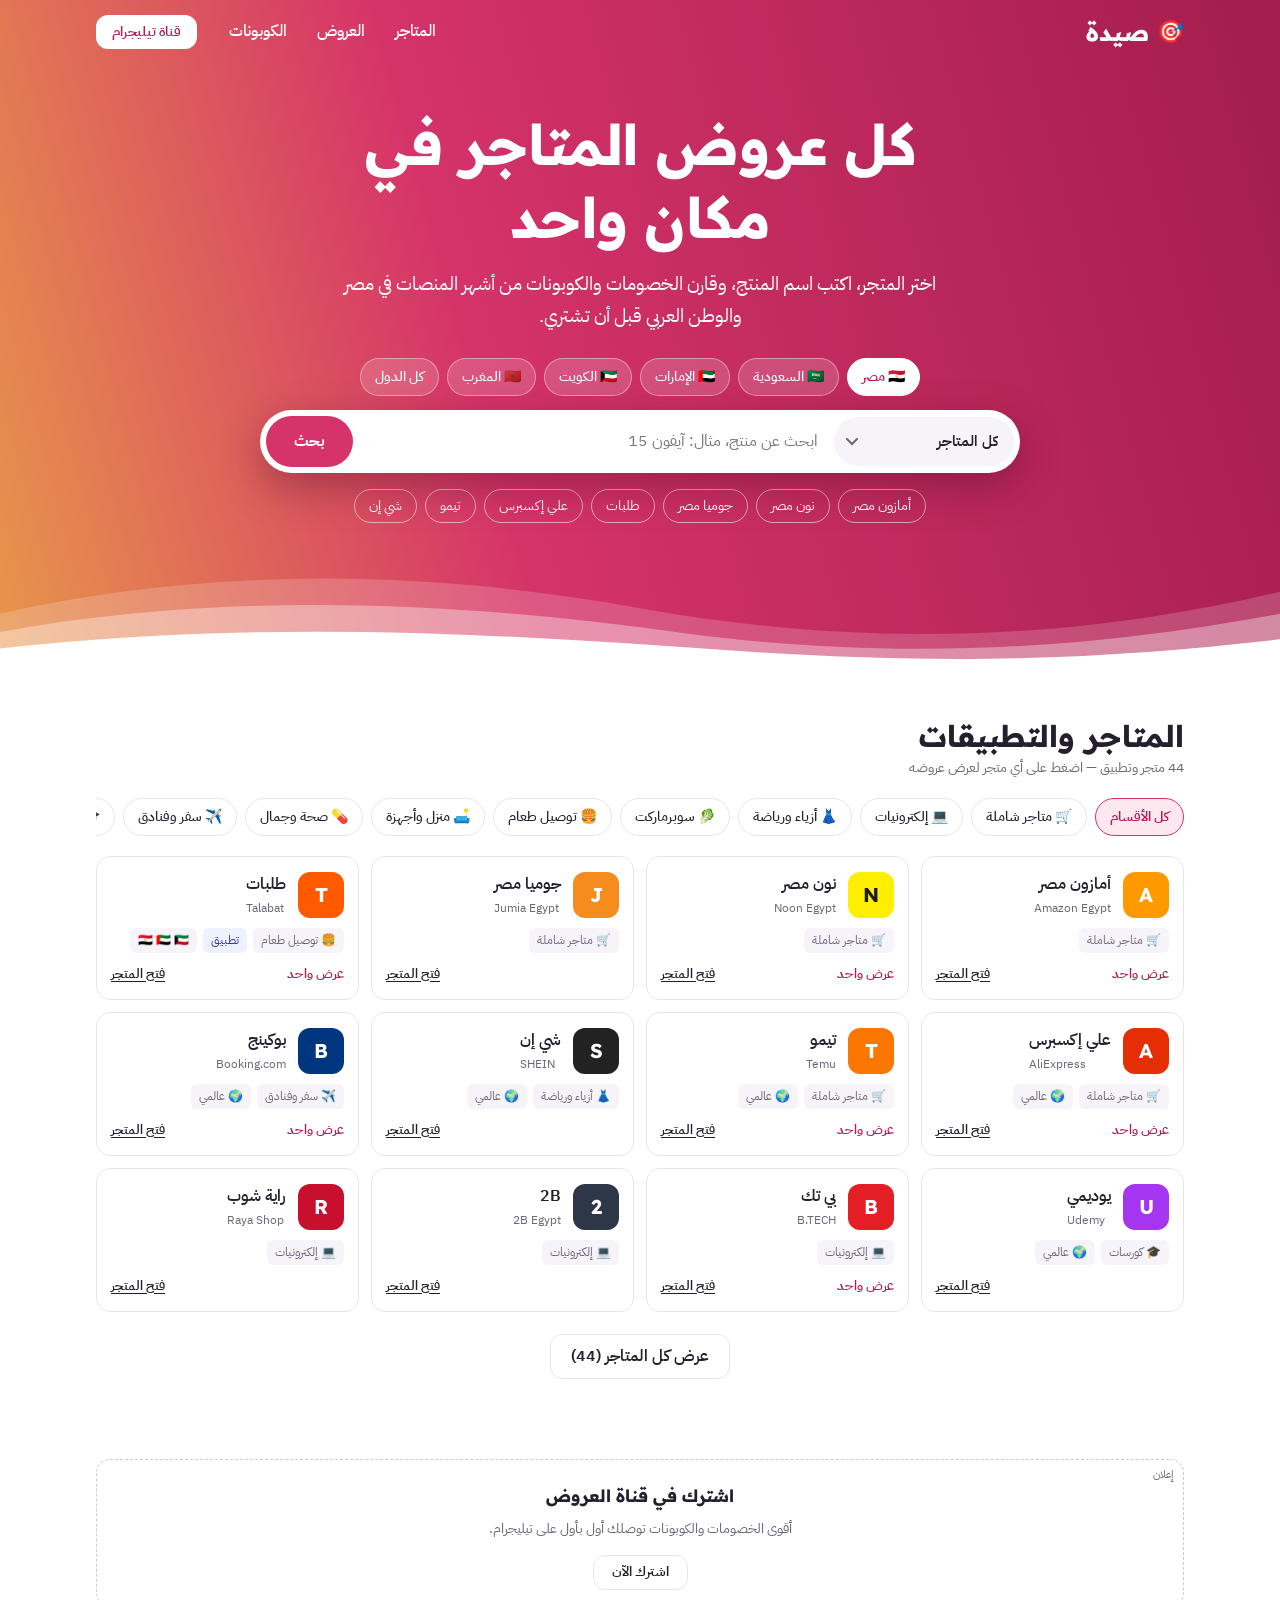
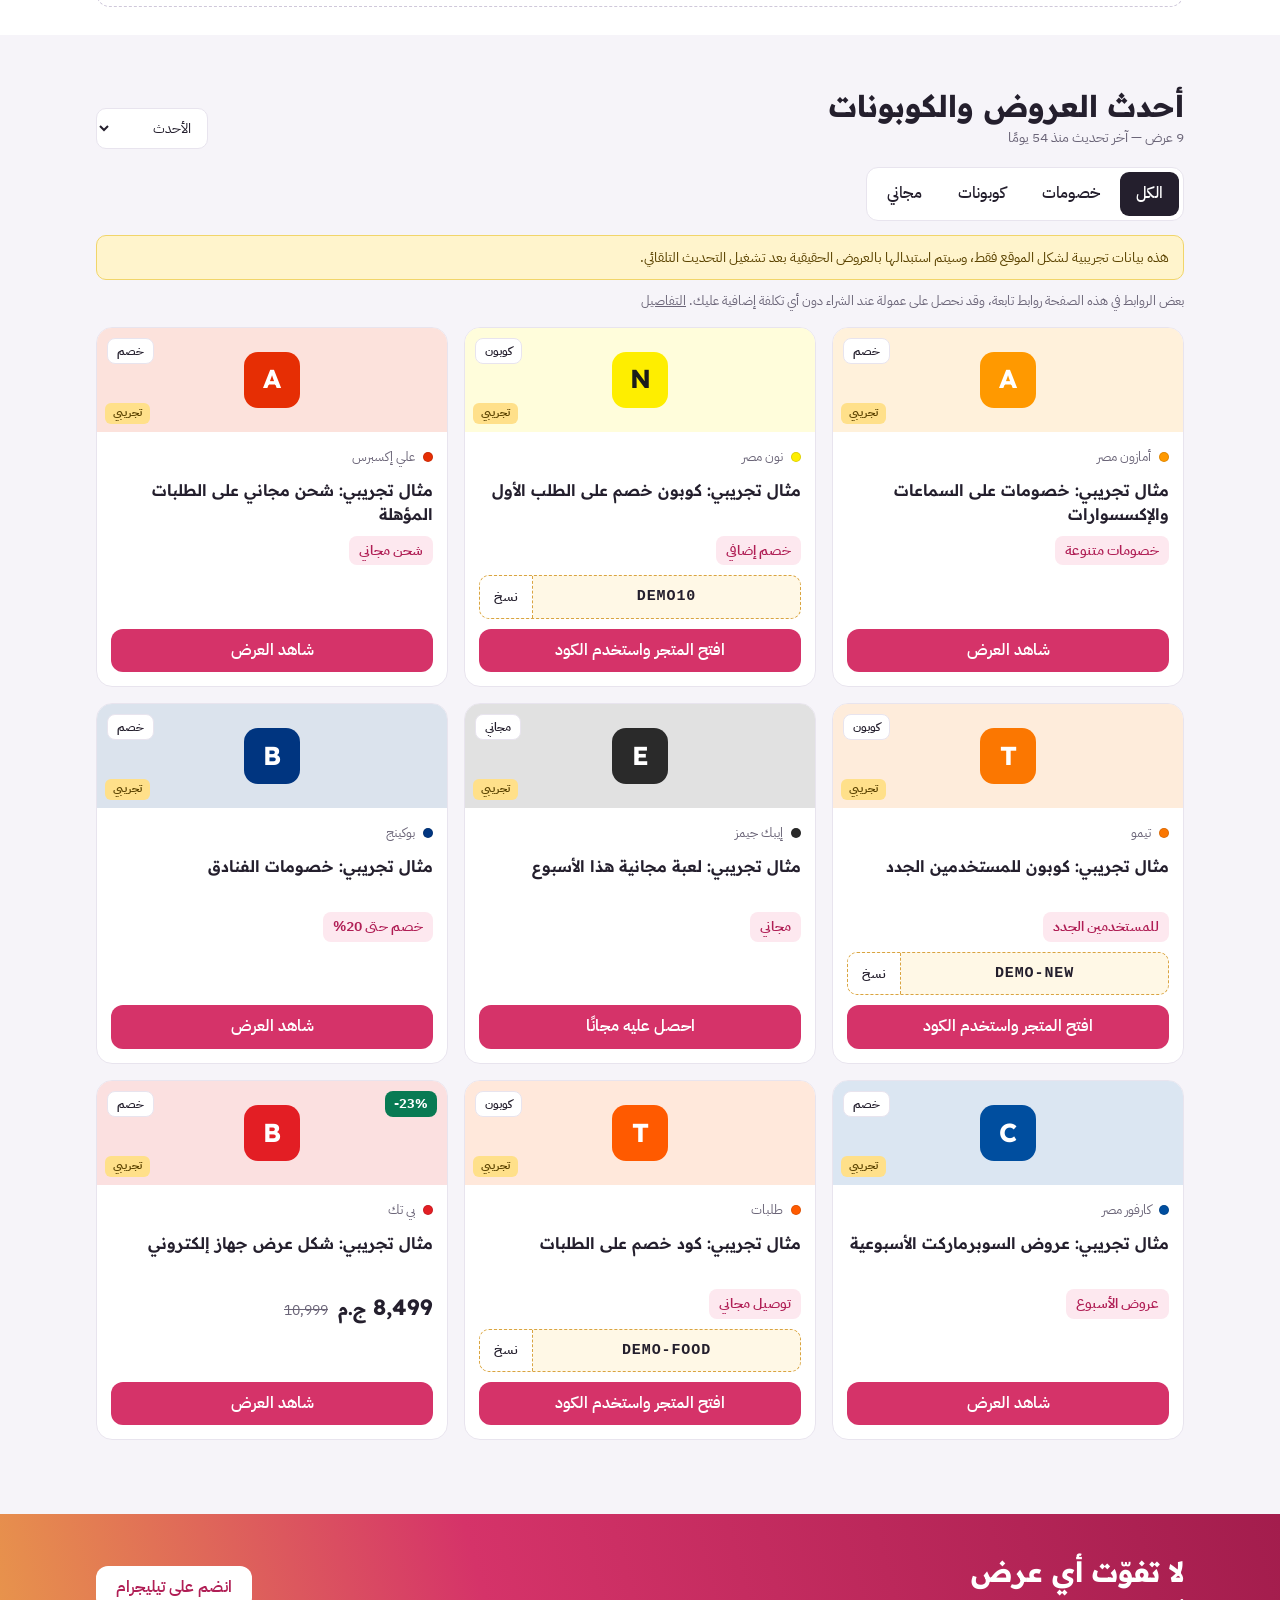
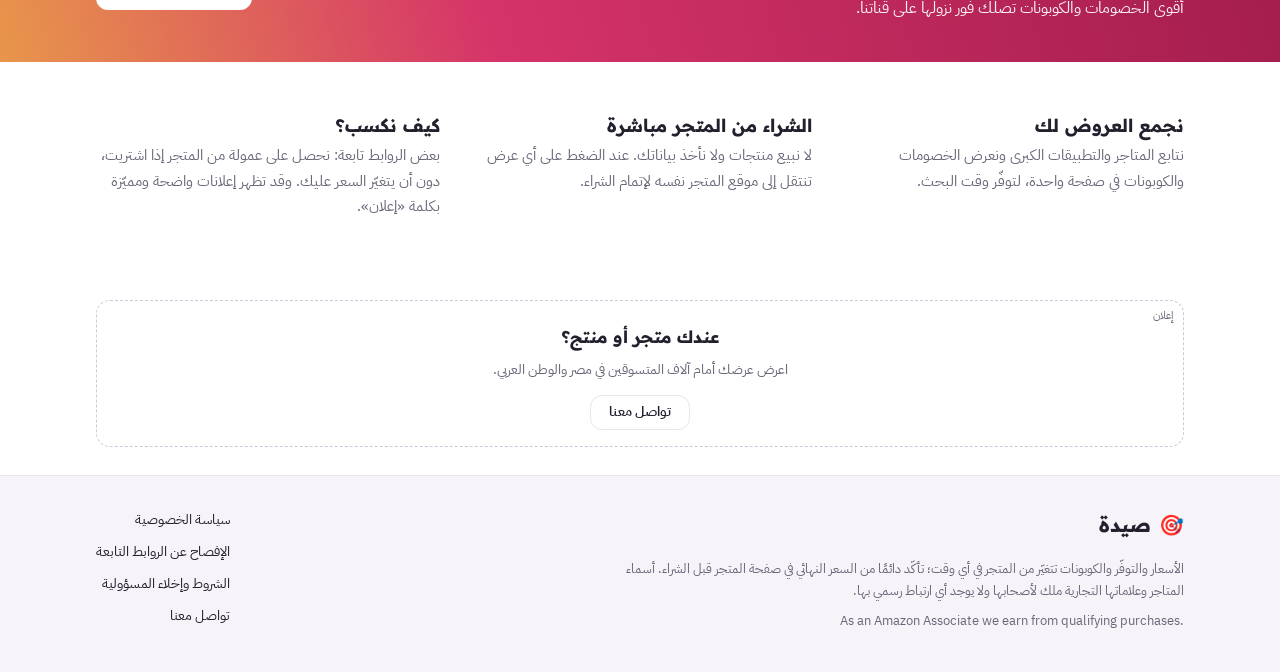
<file: index.html>
<!DOCTYPE html>
<html lang="ar" dir="rtl">
<head>
  <meta charset="UTF-8">
  <meta name="viewport" content="width=device-width, initial-scale=1">
  <title>صيدة | كل عروض المتاجر والكوبونات في مصر والوطن العربي</title>
  <meta name="description" content="ابحث عن أي منتج في أمازون ونون وجوميا وعلي إكسبرس وغيرها، وشاهد أحدث العروض والكوبونات من أشهر المتاجر في مصر والوطن العربي في مكان واحد.">
  <meta property="og:type" content="website">
  <meta property="og:title" content="صيدة | كل عروض المتاجر في مكان واحد">
  <meta property="og:description" content="عروض وكوبونات أمازون ونون وجوميا وعلي إكسبرس وتيمو وشي إن وغيرها.">
  <meta property="og:locale" content="ar_AR">
  <meta name="theme-color" content="#D53369">
  <link rel="icon" href="data:image/svg+xml,%3Csvg xmlns='http://www.w3.org/2000/svg' viewBox='0 0 100 100'%3E%3Ctext y='.9em' font-size='90'%3E🎯%3C/text%3E%3C/svg%3E">
  <link rel="preconnect" href="https://fonts.googleapis.com">
  <link rel="preconnect" href="https://fonts.gstatic.com" crossorigin>
  <link href="https://fonts.googleapis.com/css2?family=IBM+Plex+Sans+Arabic:wght@400;500;600&family=Readex+Pro:wght@500;600;700&display=swap" rel="stylesheet">
  <link rel="stylesheet" href="css/style.css">
</head>
<body>
  <a class="skip" href="#deals">تخطَّ إلى العروض</a>

  <!-- الهيدر -->
  <header class="nav" id="nav">
    <div class="wrap nav-in">
      <a class="brand" href="./" aria-label="الصفحة الرئيسية">
        <span class="brand-emoji" data-brand-emoji>🎯</span>
        <span data-brand>صيدة</span>
      </a>
      <nav class="nav-links" aria-label="التنقل الرئيسي">
        <a href="#platforms">المتاجر</a>
        <a href="#deals">العروض</a>
        <a href="#deals" data-jump-type="coupon">الكوبونات</a>
      </nav>
      <a class="btn btn-nav" href="#" data-social="telegram" rel="noopener" target="_blank">قناة تيليجرام</a>
    </div>
  </header>

  <!-- الهيرو -->
  <div class="hero-zone">
  <section class="hero">
    <div class="wrap hero-in">
      <h1>كل عروض المتاجر في مكان واحد</h1>
      <p class="hero-sub">اختر المتجر، اكتب اسم المنتج، وقارن الخصومات والكوبونات من أشهر المنصات في مصر والوطن العربي قبل أن تشتري.</p>

      <div class="country-bar" role="group" aria-label="اختر الدولة" id="countryBar"></div>

      <form class="search" id="searchForm" role="search" autocomplete="off">
        <label class="sr" for="platformSelect">المتجر</label>
        <select id="platformSelect" class="search-select"></select>
        <label class="sr" for="q">اسم المنتج</label>
        <input id="q" class="search-input" type="search" placeholder="ابحث عن منتج، مثال: آيفون 15" enterkeyhint="search">
        <button class="search-btn" type="submit">بحث</button>
      </form>

      <div class="quick" id="quickPlatforms" aria-label="متاجر سريعة"></div>
    </div>
  </section>
  <div class="wave" aria-hidden="true">
    <svg viewBox="0 0 1440 120" preserveAspectRatio="none" xmlns="http://www.w3.org/2000/svg">
      <path fill="#fff" fill-opacity=".18" d="M0,64 C240,12 480,16 720,58 C960,100 1200,96 1440,40 L1440,120 L0,120 Z"/>
      <path fill="#fff" fill-opacity=".35" d="M0,84 C260,38 520,52 760,84 C1000,116 1220,104 1440,64 L1440,120 L0,120 Z"/>
      <path fill="#fff" d="M0,102 C300,70 560,86 820,104 C1080,122 1260,112 1440,92 L1440,120 L0,120 Z"/>
    </svg>
  </div>
  </div>

  <main>
    <!-- نتائج البحث -->
    <section class="sec results" id="results" hidden aria-live="polite">
      <div class="wrap">
        <div class="sec-head">
          <h2 id="resultsTitle"></h2>
          <button class="link-btn" id="resultsClose" type="button">إغلاق النتائج</button>
        </div>
        <div id="resultsBody"></div>
      </div>
    </section>

    <!-- المتاجر -->
    <section class="sec" id="platforms">
      <div class="wrap">
        <div class="sec-head">
          <div>
            <h2>المتاجر والتطبيقات</h2>
            <p class="muted" id="platformsCount"></p>
          </div>
        </div>
        <div class="chips" id="categoryChips" role="group" aria-label="تصفية حسب القسم"></div>
        <div class="p-grid" id="platformGrid"></div>
        <div class="more-wrap"><button class="btn btn-ghost" id="morePlatforms" type="button" hidden></button></div>
      </div>
    </section>

    <div class="wrap"><div class="ad-slot" data-slot="between_sections"></div></div>

    <!-- العروض -->
    <section class="sec sec-soft" id="deals">
      <div class="wrap">
        <div class="sec-head">
          <div>
            <h2 id="dealsTitle">أحدث العروض والكوبونات</h2>
            <p class="muted" id="dealsMeta"></p>
          </div>
          <div class="sort">
            <label for="sortSel" class="sr">الترتيب</label>
            <select id="sortSel">
              <option value="new">الأحدث</option>
              <option value="discount">الأعلى خصمًا</option>
              <option value="ending">تنتهي قريبًا</option>
            </select>
          </div>
        </div>

        <div class="tabs" id="typeTabs" role="tablist" aria-label="نوع العرض">
          <button role="tab" data-type="all" aria-selected="true">الكل</button>
          <button role="tab" data-type="deal" aria-selected="false">خصومات</button>
          <button role="tab" data-type="coupon" aria-selected="false">كوبونات</button>
          <button role="tab" data-type="free" aria-selected="false">مجاني</button>
        </div>

        <div class="active-filter" id="activeFilter" hidden></div>
        <div class="demo-note" id="demoNote" hidden>هذه بيانات تجريبية لشكل الموقع فقط، وسيتم استبدالها بالعروض الحقيقية بعد تشغيل التحديث التلقائي.</div>
        <p class="disclosure-inline">بعض الروابط في هذه الصفحة روابط تابعة، وقد نحصل على عمولة عند الشراء دون أي تكلفة إضافية عليك. <a href="legal.html#disclosure">التفاصيل</a></p>

        <div class="d-grid" id="dealGrid"></div>
        <div class="empty" id="dealEmpty" hidden></div>
        <div class="more-wrap"><button class="btn btn-ghost" id="moreBtn" type="button" hidden>عرض المزيد</button></div>
      </div>
    </section>

    <!-- تيليجرام / واتساب -->
    <section class="cta-band" id="telegram">
      <div class="wrap cta-in">
        <div>
          <h2>لا تفوّت أي عرض</h2>
          <p>أقوى الخصومات والكوبونات تصلك فور نزولها على قناتنا.</p>
        </div>
        <div class="cta-btns">
          <a class="btn btn-white" href="#" data-social="telegram" target="_blank" rel="noopener">انضم على تيليجرام</a>
          <a class="btn btn-outline-white" href="#" data-social="whatsapp" target="_blank" rel="noopener">قناة واتساب</a>
        </div>
      </div>
    </section>

    <section class="sec how">
      <div class="wrap how-grid">
        <div>
          <h3>نجمع العروض لك</h3>
          <p>نتابع المتاجر والتطبيقات الكبرى ونعرض الخصومات والكوبونات في صفحة واحدة، لتوفّر وقت البحث.</p>
        </div>
        <div>
          <h3>الشراء من المتجر مباشرة</h3>
          <p>لا نبيع منتجات ولا نأخذ بياناتك. عند الضغط على أي عرض تنتقل إلى موقع المتجر نفسه لإتمام الشراء.</p>
        </div>
        <div>
          <h3>كيف نكسب؟</h3>
          <p>بعض الروابط تابعة: نحصل على عمولة من المتجر إذا اشتريت، دون أن يتغيّر السعر عليك. وقد تظهر إعلانات واضحة ومميّزة بكلمة «إعلان».</p>
        </div>
      </div>
    </section>

    <div class="wrap"><div class="ad-slot" data-slot="before_footer"></div></div>
  </main>

  <footer class="foot">
    <div class="wrap foot-in">
      <div>
        <div class="brand brand-foot"><span data-brand-emoji>🎯</span> <span data-brand>صيدة</span></div>
        <p class="foot-note">الأسعار والتوفّر والكوبونات تتغيّر من المتجر في أي وقت؛ تأكّد دائمًا من السعر النهائي في صفحة المتجر قبل الشراء. أسماء المتاجر وعلاماتها التجارية ملك لأصحابها ولا يوجد أي ارتباط رسمي بها.</p>
        <p class="foot-note" dir="ltr" lang="en" style="text-align:right">As an Amazon Associate we earn from qualifying purchases.</p>
      </div>
      <nav class="foot-links" aria-label="روابط التذييل">
        <a href="legal.html#privacy">سياسة الخصوصية</a>
        <a href="legal.html#disclosure">الإفصاح عن الروابط التابعة</a>
        <a href="legal.html#terms">الشروط وإخلاء المسؤولية</a>
        <a href="#" data-mail>تواصل معنا</a>
      </nav>
    </div>
  </footer>

  <div class="toast" id="toast" role="status" aria-live="polite"></div>
  <script src="js/app.js" defer></script>
</body>
</html>
</file>
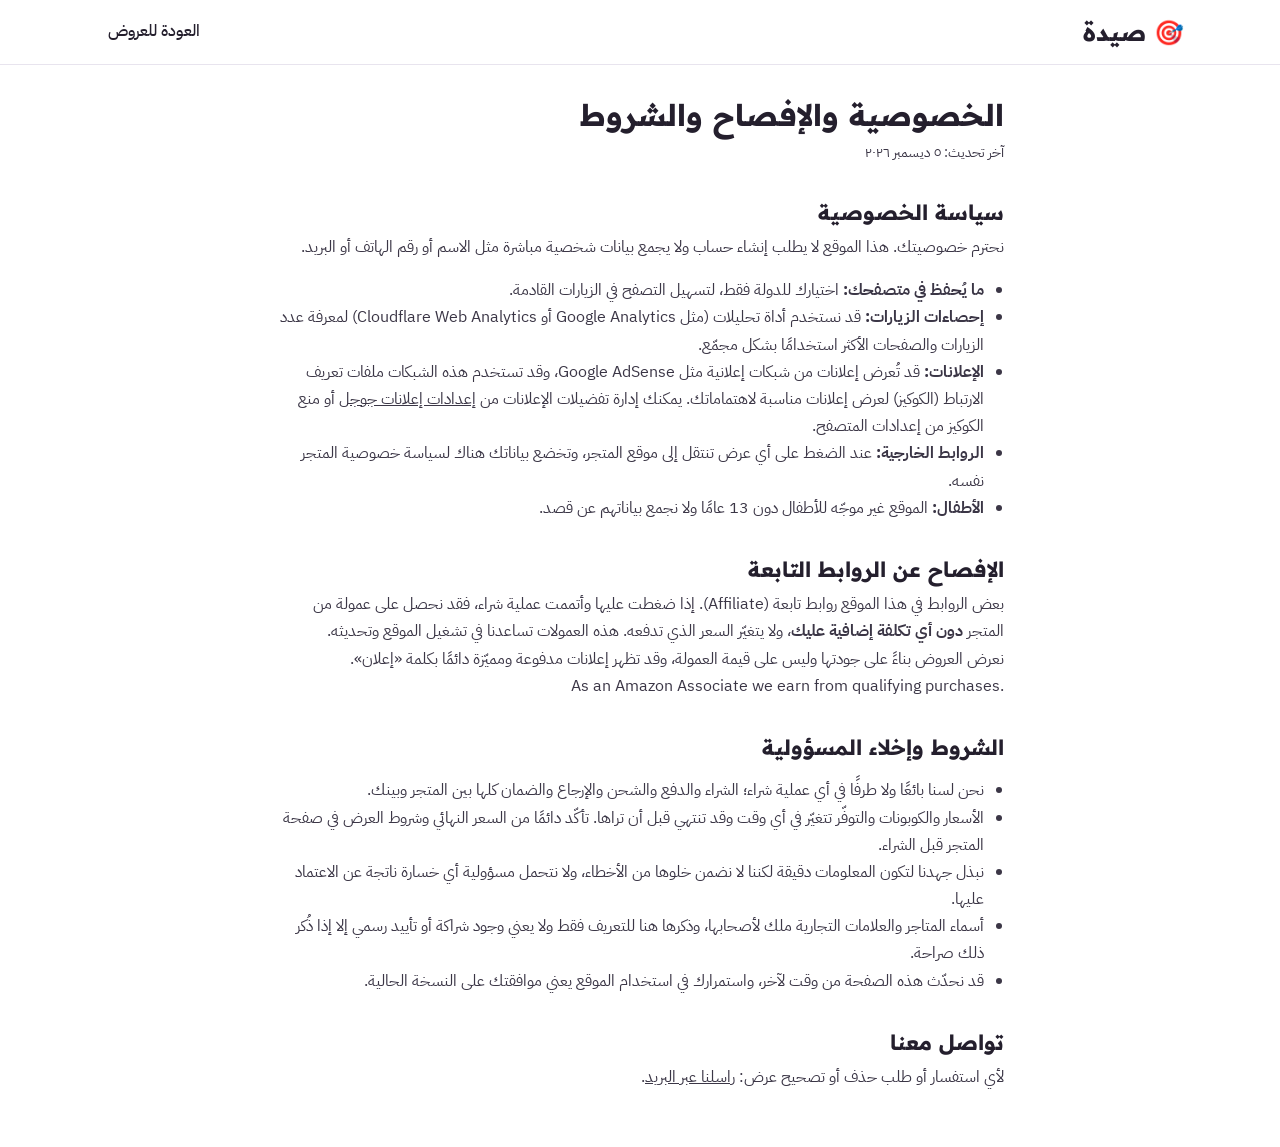
<file: legal.html>
<!DOCTYPE html>
<html lang="ar" dir="rtl">
<head>
  <meta charset="UTF-8">
  <meta name="viewport" content="width=device-width, initial-scale=1">
  <title>الخصوصية والإفصاح والشروط</title>
  <meta name="robots" content="index,follow">
  <link rel="icon" href="data:image/svg+xml,%3Csvg xmlns='http://www.w3.org/2000/svg' viewBox='0 0 100 100'%3E%3Ctext y='.9em' font-size='90'%3E🎯%3C/text%3E%3C/svg%3E">
  <link href="https://fonts.googleapis.com/css2?family=IBM+Plex+Sans+Arabic:wght@400;500;600&family=Readex+Pro:wght@500;600;700&display=swap" rel="stylesheet">
  <link rel="stylesheet" href="css/style.css">
</head>
<body>
  <header class="nav scrolled">
    <div class="wrap nav-in">
      <a class="brand" href="./"><span data-brand-emoji>🎯</span> <span data-brand>صيدة</span></a>
      <nav class="nav-links" aria-label="التنقل">
        <a href="./">العودة للعروض</a>
      </nav>
    </div>
  </header>

  <main class="wrap doc">
    <h1>الخصوصية والإفصاح والشروط</h1>
    <p class="muted">آخر تحديث: <span id="d"></span></p>

    <h2 id="privacy">سياسة الخصوصية</h2>
    <p>نحترم خصوصيتك. هذا الموقع لا يطلب إنشاء حساب ولا يجمع بيانات شخصية مباشرة مثل الاسم أو رقم الهاتف أو البريد.</p>
    <ul>
      <li><strong>ما يُحفظ في متصفحك:</strong> اختيارك للدولة فقط، لتسهيل التصفح في الزيارات القادمة.</li>
      <li><strong>إحصاءات الزيارات:</strong> قد نستخدم أداة تحليلات (مثل Google Analytics أو Cloudflare Web Analytics) لمعرفة عدد الزيارات والصفحات الأكثر استخدامًا بشكل مجمّع.</li>
      <li><strong>الإعلانات:</strong> قد تُعرض إعلانات من شبكات إعلانية مثل Google AdSense، وقد تستخدم هذه الشبكات ملفات تعريف الارتباط (الكوكيز) لعرض إعلانات مناسبة لاهتماماتك. يمكنك إدارة تفضيلات الإعلانات من <a href="https://adssettings.google.com" rel="noopener" target="_blank">إعدادات إعلانات جوجل</a> أو منع الكوكيز من إعدادات المتصفح.</li>
      <li><strong>الروابط الخارجية:</strong> عند الضغط على أي عرض تنتقل إلى موقع المتجر، وتخضع بياناتك هناك لسياسة خصوصية المتجر نفسه.</li>
      <li><strong>الأطفال:</strong> الموقع غير موجّه للأطفال دون 13 عامًا ولا نجمع بياناتهم عن قصد.</li>
    </ul>

    <h2 id="disclosure">الإفصاح عن الروابط التابعة</h2>
    <p>بعض الروابط في هذا الموقع روابط تابعة (Affiliate). إذا ضغطت عليها وأتممت عملية شراء، فقد نحصل على عمولة من المتجر <strong>دون أي تكلفة إضافية عليك</strong>، ولا يتغيّر السعر الذي تدفعه. هذه العمولات تساعدنا في تشغيل الموقع وتحديثه.</p>
    <p>نعرض العروض بناءً على جودتها وليس على قيمة العمولة، وقد تظهر إعلانات مدفوعة ومميّزة دائمًا بكلمة «إعلان».</p>
    <p lang="en" dir="ltr" style="text-align:right">As an Amazon Associate we earn from qualifying purchases.</p>

    <h2 id="terms">الشروط وإخلاء المسؤولية</h2>
    <ul>
      <li>نحن لسنا بائعًا ولا طرفًا في أي عملية شراء؛ الشراء والدفع والشحن والإرجاع والضمان كلها بين المتجر وبينك.</li>
      <li>الأسعار والكوبونات والتوفّر تتغيّر في أي وقت وقد تنتهي قبل أن تراها. تأكّد دائمًا من السعر النهائي وشروط العرض في صفحة المتجر قبل الشراء.</li>
      <li>نبذل جهدنا لتكون المعلومات دقيقة لكننا لا نضمن خلوها من الأخطاء، ولا نتحمل مسؤولية أي خسارة ناتجة عن الاعتماد عليها.</li>
      <li>أسماء المتاجر والعلامات التجارية ملك لأصحابها، وذكرها هنا للتعريف فقط ولا يعني وجود شراكة أو تأييد رسمي إلا إذا ذُكر ذلك صراحة.</li>
      <li>قد نحدّث هذه الصفحة من وقت لآخر، واستمرارك في استخدام الموقع يعني موافقتك على النسخة الحالية.</li>
    </ul>

    <h2>تواصل معنا</h2>
    <p>لأي استفسار أو طلب حذف أو تصحيح عرض: <a href="#" data-mail>راسلنا عبر البريد</a>.</p>
  </main>

  <script>
    document.getElementById('d').textContent = new Date(document.lastModified).toLocaleDateString('ar-EG', { year: 'numeric', month: 'long', day: 'numeric' });
    fetch('config.json').then(r => r.json()).then(c => {
      document.querySelectorAll('[data-brand]').forEach(e => e.textContent = (c.brand || {}).name || 'صيدة');
      document.querySelectorAll('[data-brand-emoji]').forEach(e => e.textContent = (c.brand || {}).emoji || '🎯');
      document.querySelectorAll('[data-mail]').forEach(a => a.href = 'mailto:' + (c.contact_email || ''));
    }).catch(() => {});
  </script>
</body>
</html>
</file>
<file: css/style.css>
/* ===== الأساسيات ===== */
:root{
  --ink:#241F2D; --muted:#6B6578; --line:#E8E4EE; --soft:#F6F4F9; --paper:#fff;
  --rasp:#D53369; --rasp-d:#B01E55; --rasp-tint:#FDE8EF; --amber:#E8964B;
  --green:#087A53; --gold-bg:#FFF8E6; --gold-line:#D9A441;
  --blue-focus:#2563EB;
  --font-d:'Readex Pro','IBM Plex Sans Arabic',Tahoma,'Segoe UI',sans-serif;
  --font-b:'IBM Plex Sans Arabic',Tahoma,'Segoe UI',sans-serif;
  --hero-grad:linear-gradient(255deg,#A31D4D 0%,#D53369 62%,#E8964B 100%);
}
*,*::before,*::after{box-sizing:border-box}
html{scroll-behavior:smooth;scroll-padding-top:76px}
body{margin:0;font-family:var(--font-b);color:var(--ink);background:var(--paper);line-height:1.7;font-size:16px;-webkit-text-size-adjust:100%}
img{max-width:100%;display:block}
a{color:inherit}
button,input,select{font:inherit;color:inherit}
button{cursor:pointer}
h1,h2,h3{font-family:var(--font-d);line-height:1.3;margin:0}
p{margin:0}
:focus-visible{outline:3px solid var(--blue-focus);outline-offset:2px}
.hero :focus-visible,.cta-band :focus-visible{outline-color:#fff}
.wrap{width:100%;max-width:1120px;margin-inline:auto;padding-inline:16px}
.sr{position:absolute;width:1px;height:1px;overflow:hidden;clip:rect(0 0 0 0);white-space:nowrap}
.skip{position:absolute;inset-inline-start:8px;top:-60px;background:#fff;color:var(--ink);padding:8px 14px;border-radius:8px;z-index:100}
.skip:focus{top:8px}
.muted{color:var(--muted);font-size:14px}
[hidden]{display:none!important}

/* ===== الأزرار ===== */
.btn{display:inline-flex;align-items:center;justify-content:center;gap:6px;border:0;border-radius:12px;padding:12px 20px;font-weight:600;text-decoration:none;line-height:1.2;transition:background-color .15s,transform .15s}
.btn:active{transform:scale(.98)}
.btn-primary{background:var(--rasp);color:#fff}
.btn-primary:hover{background:var(--rasp-d)}
.btn-ghost{background:#fff;color:var(--ink);border:1.5px solid var(--line)}
.btn-ghost:hover{border-color:var(--rasp);color:var(--rasp-d)}
.btn-white{background:#fff;color:var(--rasp-d)}
.btn-white:hover{background:#FFF1F5}
.btn-outline-white{background:transparent;color:#fff;border:1.5px solid rgba(255,255,255,.7)}
.btn-outline-white:hover{background:rgba(255,255,255,.14)}
.link-btn{background:none;border:0;color:var(--rasp-d);font-weight:600;padding:6px 4px;text-decoration:underline;text-underline-offset:3px}

/* ===== الهيدر ===== */
.nav{position:fixed;inset-inline:0;top:0;z-index:50;color:#fff;transition:background-color .2s,box-shadow .2s,color .2s}
.nav.scrolled{background:#fff;color:var(--ink);box-shadow:0 1px 0 var(--line)}
.nav-in{display:flex;align-items:center;gap:20px;height:64px}
.brand{display:inline-flex;align-items:center;gap:8px;font-family:var(--font-d);font-weight:700;font-size:24px;text-decoration:none}
.brand-emoji{font-size:22px}
.nav-links{display:flex;gap:6px;margin-inline-start:auto}
.nav-links a{padding:8px 12px;border-radius:10px;text-decoration:none;font-weight:500}
.nav-links a:hover{background:rgba(255,255,255,.16)}
.nav.scrolled .nav-links a:hover{background:var(--soft)}
.btn-nav{background:#fff;color:var(--rasp-d);padding:9px 16px;font-size:14px}
.nav.scrolled .btn-nav{background:var(--rasp);color:#fff}

/* ===== الهيرو ===== */
.hero-zone{background:var(--hero-grad);color:#fff}
.hero{padding:108px 0 24px}
.hero-in{text-align:center;display:flex;flex-direction:column;align-items:center}
.hero h1{font-size:clamp(32px,6.2vw,56px);font-weight:700;max-width:16ch;letter-spacing:-.01em}
.hero-sub{max-width:600px;margin-top:14px;font-size:clamp(16px,2.4vw,19px);opacity:.96}

.country-bar{display:flex;flex-wrap:wrap;justify-content:center;gap:8px;margin-top:26px}
.country-bar button{background:rgba(255,255,255,.16);border:1px solid rgba(255,255,255,.4);color:#fff;border-radius:999px;padding:6px 14px;font-size:14px;font-weight:500}
.country-bar button:hover{background:rgba(255,255,255,.28)}
.country-bar button[aria-pressed="true"]{background:#fff;color:var(--rasp-d);border-color:#fff;font-weight:600}

.search{display:flex;align-items:center;gap:6px;width:100%;max-width:760px;margin-top:14px;background:#fff;color:var(--ink);padding:6px;border-radius:999px;box-shadow:0 14px 40px rgba(60,10,30,.35);animation:rise .5s ease-out both}
@keyframes rise{from{opacity:0;transform:translateY(12px)}to{opacity:1;transform:none}}
.search-select{flex:0 0 auto;max-width:34%;border:0;background:var(--soft);border-radius:999px;padding:12px 14px;font-weight:600;font-size:15px;appearance:none;-webkit-appearance:none;background-image:url("data:image/svg+xml,%3Csvg xmlns='http://www.w3.org/2000/svg' width='12' height='8' viewBox='0 0 12 8'%3E%3Cpath d='M1 1l5 5 5-5' fill='none' stroke='%236B6578' stroke-width='2' stroke-linecap='round'/%3E%3C/svg%3E");background-repeat:no-repeat;background-position:left 12px center;padding-inline-end:16px;padding-inline-start:16px;padding-left:32px;text-overflow:ellipsis}
.search-input{flex:1 1 auto;min-width:0;border:0;background:transparent;padding:12px 10px;font-size:16px}
.search-input:focus{outline:none}
.search:focus-within{outline:3px solid #fff;outline-offset:3px}
.search-btn{flex:0 0 auto;border:0;background:var(--rasp);color:#fff;font-weight:700;border-radius:999px;padding:12px 28px}
.search-btn:hover{background:var(--rasp-d)}

.quick{display:flex;flex-wrap:wrap;justify-content:center;gap:8px;margin-top:16px;min-height:34px}
.quick button{background:transparent;border:1px solid rgba(255,255,255,.55);color:#fff;border-radius:999px;padding:4px 14px;font-size:14px}
.quick button:hover{background:rgba(255,255,255,.2)}
.quick button[aria-pressed="true"]{background:#fff;color:var(--rasp-d);border-color:#fff;font-weight:600}

.wave{line-height:0;margin-top:8px}
.wave svg{width:100%;height:clamp(48px,9vw,110px);display:block}

/* ===== الأقسام ===== */
.sec{padding:52px 0}
.sec-soft{background:var(--soft)}
.sec-head{display:flex;align-items:flex-end;justify-content:space-between;gap:16px;margin-bottom:18px;flex-wrap:wrap}
.sec-head h2{font-size:clamp(22px,3.6vw,30px)}
.results{background:#FFF7FA;border-block:1px solid #F7D3E0;padding:36px 0}

/* chips + tabs */
.chips{display:flex;gap:8px;overflow-x:auto;padding-bottom:6px;margin-bottom:14px;scrollbar-width:thin}
.chip{flex:0 0 auto;display:inline-flex;align-items:center;gap:6px;border:1.5px solid var(--line);background:#fff;border-radius:999px;padding:6px 14px;font-size:14px;font-weight:500}
.chip:hover{border-color:var(--rasp)}
.chip[aria-pressed="true"]{background:var(--rasp-tint);border-color:var(--rasp);color:var(--rasp-d);font-weight:600}
.tabs{display:inline-flex;gap:4px;background:#fff;border:1px solid var(--line);padding:4px;border-radius:12px;margin-bottom:14px;max-width:100%;overflow-x:auto}
.tabs button{border:0;background:transparent;border-radius:9px;padding:8px 16px;font-weight:500;white-space:nowrap}
.tabs button[aria-selected="true"]{background:var(--ink);color:#fff}
.sort select{border:1.5px solid var(--line);background:#fff;border-radius:10px;padding:8px 12px;font-size:14px}

/* ===== شبكة المنصات ===== */
.p-grid{display:grid;grid-template-columns:repeat(auto-fill,minmax(210px,1fr));gap:12px}
.p-card{position:relative;display:flex;flex-direction:column;gap:10px;background:#fff;border:1.5px solid var(--line);border-radius:14px;padding:14px;text-align:start}
.p-card[data-selected="true"]{border-color:var(--rasp);background:#FFF7FA}
.p-pick{display:flex;align-items:center;gap:12px;background:none;border:0;padding:0;text-align:start;width:100%}
.p-pick::after{content:"";position:absolute;inset:0;border-radius:14px}
.p-badge{flex:0 0 auto;width:46px;height:46px;border-radius:12px;display:grid;place-items:center;font-family:var(--font-d);font-weight:700;font-size:20px;direction:ltr;overflow:hidden}
.p-badge img{width:100%;height:100%;object-fit:contain;background:#fff}
.p-name{font-weight:600;line-height:1.3}
.p-en{font-size:12px;color:var(--muted);direction:ltr;text-align:start}
.p-meta{display:flex;flex-wrap:wrap;gap:6px;font-size:12px;color:var(--muted)}
.tag{display:inline-flex;align-items:center;gap:4px;background:var(--soft);border-radius:6px;padding:2px 8px;font-size:12px;color:var(--muted)}
.tag-app{background:#EEF2FF;color:#3730A3}
.p-foot{display:flex;align-items:center;justify-content:space-between;margin-top:auto;font-size:13px}
.p-count{color:var(--rasp-d);font-weight:600}
.p-open{position:relative;z-index:1;color:var(--ink);font-weight:600;text-decoration:underline;text-underline-offset:3px}
.p-open:hover{color:var(--rasp-d)}

/* ===== شبكة العروض ===== */
.d-grid{display:grid;grid-template-columns:repeat(auto-fill,minmax(262px,1fr));gap:16px;margin-top:6px}
.deal{position:relative;display:flex;flex-direction:column;background:#fff;border:1px solid var(--line);border-radius:16px;overflow:hidden}
.d-media{position:relative;aspect-ratio:16/10;background:var(--soft);display:grid;place-items:center}
.d-media img{width:100%;height:100%;object-fit:contain;background:#fff}
.d-media.no-img{aspect-ratio:auto;height:104px;background:var(--soft);background:color-mix(in srgb,var(--c,#999) 14%,#fff)}
.d-media.no-img .p-badge{width:56px;height:56px;font-size:26px;border-radius:14px}
.d-off{position:absolute;inset-block-start:10px;inset-inline-start:10px;background:var(--green);color:#fff;font-weight:700;font-size:13px;border-radius:8px;padding:2px 9px}
.d-type{position:absolute;inset-block-start:10px;inset-inline-end:10px;background:#fff;color:var(--ink);font-weight:600;font-size:12px;border-radius:8px;padding:2px 9px;border:1px solid var(--line)}
.d-demo{position:absolute;inset-block-end:8px;inset-inline-end:8px;background:#FFE08A;color:#5B4300;font-size:11px;font-weight:700;border-radius:6px;padding:1px 8px}
.d-body{display:flex;flex-direction:column;gap:10px;padding:14px;flex:1}
.d-store{display:flex;align-items:center;gap:8px;font-size:13px;color:var(--muted)}
.dot{width:10px;height:10px;border-radius:50%;flex:0 0 auto;border:1px solid rgba(0,0,0,.12)}
.d-title{font-size:16px;font-weight:600;line-height:1.5;display:-webkit-box;-webkit-line-clamp:2;-webkit-box-orient:vertical;overflow:hidden;min-height:3em}
.d-price{display:flex;align-items:baseline;gap:10px;flex-wrap:wrap}
.d-now{font-family:var(--font-d);font-weight:700;font-size:22px}
.d-old{color:var(--muted);text-decoration:line-through;font-size:14px}
.d-badge{display:inline-block;background:var(--rasp-tint);color:var(--rasp-d);font-weight:600;font-size:14px;border-radius:8px;padding:3px 10px;align-self:flex-start}
.coupon{display:flex;align-items:stretch;border:1.5px dashed var(--gold-line);background:var(--gold-bg);border-radius:10px;overflow:hidden}
.coupon code{flex:1;padding:8px 12px;font-family:ui-monospace,Menlo,Consolas,monospace;font-weight:700;letter-spacing:.06em;direction:ltr;text-align:center;font-size:15px}
.coupon button{border:0;border-inline-start:1.5px dashed var(--gold-line);background:#fff;padding:0 14px;font-weight:600;font-size:13px}
.coupon button:hover{background:#FFF1CC}
.d-exp{font-size:13px;color:var(--muted)}
.d-exp.soon{color:#B42318;font-weight:600}
.d-cta{margin-top:auto}
.d-cta .btn{width:100%}

/* إعلانات */
.ad-slot:empty{display:none}
.ad{position:relative;border:1.5px dashed #CFC8DA;border-radius:14px;background:#fff;padding:22px 16px 16px;text-align:center}
.ad-label{position:absolute;inset-block-start:6px;inset-inline-start:10px;font-size:11px;color:var(--muted)}
.ad-banner{margin-block:28px;min-height:96px;display:flex;flex-direction:column;align-items:center;justify-content:center;gap:6px}
.ad-house h4{margin:0;font-family:var(--font-d);font-size:17px}
.ad-house p{color:var(--muted);font-size:14px;max-width:46ch}
.ad-house .btn{margin-top:8px;padding:8px 18px;font-size:14px}
.deal.ad{display:flex;flex-direction:column;justify-content:center;align-items:center;gap:8px;min-height:260px}

/* حالات */
.active-filter{display:flex;align-items:center;gap:10px;flex-wrap:wrap;margin-bottom:12px;font-weight:600}
.demo-note{background:#FFF4CC;border:1px solid #F1D56A;color:#5B4300;border-radius:10px;padding:10px 14px;font-size:14px;margin-bottom:10px}
.disclosure-inline{font-size:13px;color:var(--muted);margin-bottom:14px}
.empty{text-align:center;color:var(--muted);padding:36px 12px;background:#fff;border:1px dashed var(--line);border-radius:14px}
.empty strong{display:block;color:var(--ink);font-size:17px;margin-bottom:4px}
.more-wrap{text-align:center;margin-top:22px}

/* نتائج البحث */
.r-lead{font-size:15px;color:var(--muted);margin-bottom:14px}
.r-primary{display:flex;flex-wrap:wrap;gap:12px;align-items:center;background:#fff;border:1.5px solid var(--rasp);border-radius:16px;padding:16px;margin-bottom:18px}
.r-primary .p-badge{width:52px;height:52px}
.r-primary .grow{flex:1;min-width:200px}
.r-primary .grow strong{display:block;font-size:17px}
.r-btns{display:grid;grid-template-columns:repeat(auto-fill,minmax(190px,1fr));gap:10px;margin-bottom:10px}
.r-btn{display:flex;align-items:center;gap:10px;background:#fff;border:1.5px solid var(--line);border-radius:12px;padding:10px 12px;text-decoration:none;font-weight:600;font-size:15px}
.r-btn:hover{border-color:var(--rasp)}
.r-btn small{display:block;font-weight:400;font-size:11px;color:var(--muted)}
.r-btn .p-badge{width:34px;height:34px;font-size:15px;border-radius:9px}
.r-sub{font-size:16px;margin:22px 0 10px;font-family:var(--font-d)}
.r-note{font-size:12px;color:var(--muted);margin-top:8px}

/* تيليجرام */
.cta-band{background:var(--hero-grad);color:#fff;padding:40px 0}
.cta-in{display:flex;align-items:center;justify-content:space-between;gap:20px;flex-wrap:wrap}
.cta-in h2{font-size:clamp(22px,3.4vw,28px)}
.cta-in p{opacity:.95;margin-top:4px}
.cta-btns{display:flex;gap:10px;flex-wrap:wrap}

.how-grid{display:grid;grid-template-columns:repeat(auto-fit,minmax(240px,1fr));gap:28px}
.how h3{font-size:18px;margin-bottom:6px}
.how p{color:var(--muted);font-size:15px}

/* الفوتر */
.foot{background:var(--soft);border-top:1px solid var(--line);padding:32px 0 40px}
.foot-in{display:flex;justify-content:space-between;gap:28px;flex-wrap:wrap}
.foot-in>div{max-width:560px}
.brand-foot{font-size:20px;margin-bottom:8px}
.foot-note{font-size:13px;color:var(--muted);margin-top:8px}
.foot-links{display:flex;flex-direction:column;gap:8px;font-size:14px}
.foot-links a{text-decoration:none;color:var(--ink)}
.foot-links a:hover{color:var(--rasp-d);text-decoration:underline}

.toast{position:fixed;inset-inline:0;bottom:22px;margin-inline:auto;width:max-content;max-width:90vw;background:var(--ink);color:#fff;padding:10px 18px;border-radius:12px;font-size:14px;opacity:0;pointer-events:none;transform:translateY(8px);transition:opacity .2s,transform .2s;z-index:90}
.toast.show{opacity:1;transform:none}

/* صفحة القانونية */
.doc{max-width:760px;padding-block:96px 56px}
.doc h1{font-size:30px;margin-bottom:6px}
.doc h2{font-size:21px;margin:34px 0 8px}
.doc p,.doc li{color:#3b3646}
.doc ul{padding-inline-start:20px}
.doc .nav{position:static}

/* ===== شاشات صغيرة ===== */
@media (max-width:720px){
  .nav-links{display:none}
  .nav-in{justify-content:space-between}
  .btn-nav{margin-inline-start:auto}
  .hero{padding-top:92px}
  .search{flex-direction:column;align-items:stretch;border-radius:20px;gap:6px}
  .search-select{max-width:none;width:100%;padding-block:13px}
  .search-input{padding:12px 14px;background:var(--soft);border-radius:999px}
  .search-btn{padding-block:13px}
  .sec{padding:40px 0}
  .p-grid{grid-template-columns:1fr 1fr;gap:10px}
  .p-card{padding:12px}
  .p-badge{width:40px;height:40px;font-size:18px}
  .p-pick{gap:10px}
  .d-grid{grid-template-columns:1fr}
}
@media (max-width:380px){ .p-grid{grid-template-columns:1fr} }

@media (prefers-reduced-motion:reduce){
  html{scroll-behavior:auto}
  *,*::before,*::after{animation:none!important;transition:none!important}
}
</file>
